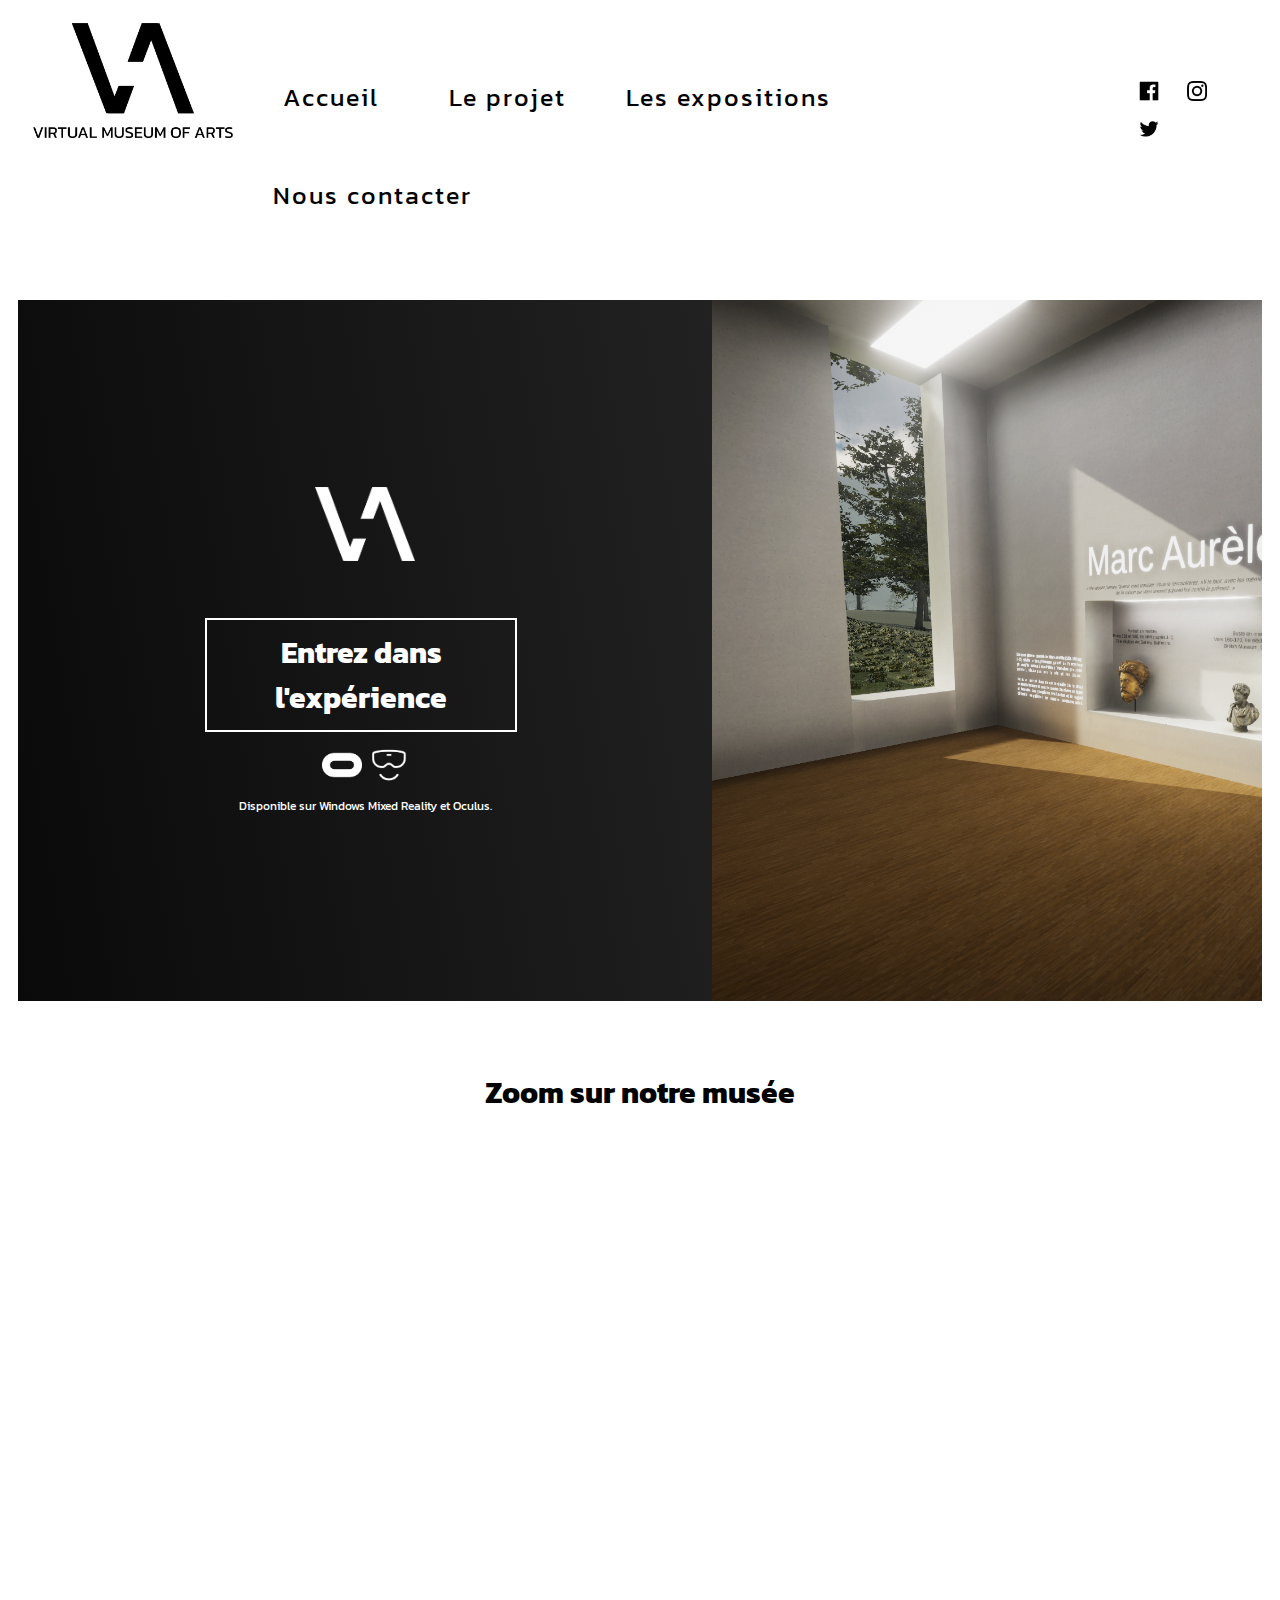
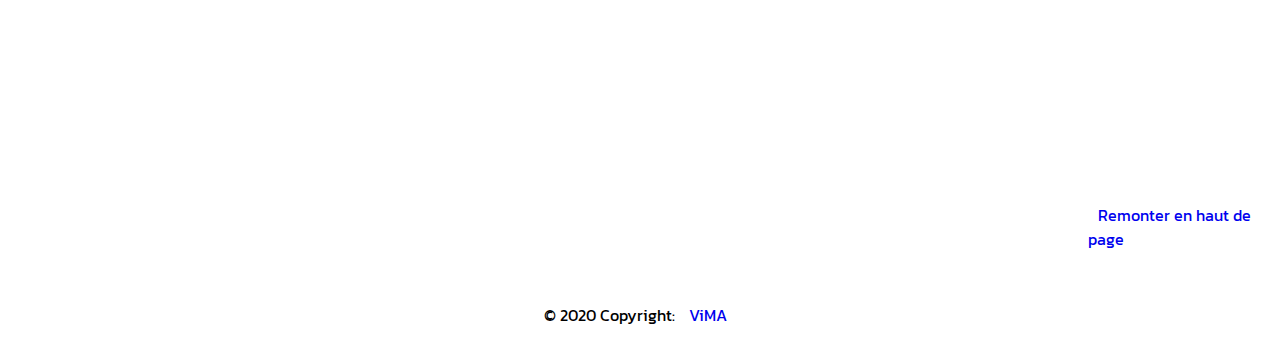
<file: index.html>
<!DOCTYPE html>
<html>

	<head>
		<meta charset="utf-8">
		<title>Virtual Museum of Art</title>
		<link rel="icon" type="image/png" href="logo.png" />
		<meta name="description" content="Musée en réalité virtuelle développé par l'équipe ViMA">
		<link rel="stylesheet" type="text/css" href="style.css">
		<meta name="viewport" content="width=device-width, initial-scale=1, maximum-scale=1"> <!--dit au navigateur comment afficher les pages en fonction de l'écran-->
		<link rel="preconnect" href="https://fonts.gstatic.com">
		<link href="https://fonts.googleapis.com/css2?family=Kanit:wght@100&display=swap" rel="stylesheet">
 		<!--lien pour les polices-->
	</head>


	<header>
		<div id="logo">
			<a href="index.html">
				<img src="vima.png" alt="logo du site" width="200" />
			</a>
		</div>
		<nav class="menu">
			<ul>
				<li><a href="index.html">Accueil</a></li>
				<li class="deroulant">Le projet</a>
					<ul class="sous">
						<li><a href="laventureVima.html">L'aventure ViMA</a></li>
						<li><a href="lequipe.html">L'équipe du projet</a></li>
					</ul>
				</li>
				<li class="deroulant">Les expositions</a>
					<ul class="sous">
						<li><a href="antique.html">Antiquité</a></li>
						<li><a href="armes.html">Armes et armures</a></li>
						<li><a href="histnat.html">Histoire naturelle</a></li>
						
					</ul>
				</li>
				<li class="deroulant">Nous contacter</a>
					<ul class="sous">
						<li><a href="formulaire.html">Donnez nous votre avis</a></li>
						<li><a href="modeles3D.html">Envoyez nous vos modèles 3D</a></li>
					</ul>
				</li>
			</ul>
		</nav>	

		<div id="reseaux">
			<a href="https://www.facebook.com/Virtual-Museum-of-Art-111912521127209" target="_blank"><img src="facebook.png" alt="logo_facebook"  width="20" /></a>
			<a href="https://www.instagram.com/vimacesr/" target="_blank"><img src="instagram.png" alt="logo_insta" width="20"></a>
			<a href="https://twitter.com/ViMACESR" target="_blank"><img src="twitter.png" alt="logo_insta" width="20"></a>
		</div>


	</header>

	<body>


		<div id="bandeau">
			<div id="contenu">
				<img src="logo.png" alt="logo du site" width="100" />
				
				<br/><br/>
				<a href="https://mega.nz/file/P4R2xTZb#pAwpMIhrRdHvclKURppf6ts3IpPjS4d_zl4xd7fxxkE">Entrez dans l'expérience</a>
				 <div id="logoVR">
				 	<img src="oculus_logo.png" alt="logo_oculus" width="40">
				<img src="wmr_logo.png" alt="logo_oculus" width="40">
				<p>Disponible sur Windows Mixed Reality et Oculus.</p>
				 </div>
				
			</div>

			<div id="photoVR">	
			</div>
			
		</div>

		<div id="parcours">
			<h2>Zoom sur notre musée</h2>	
			<iframe width="853" height="480" src="https://www.youtube.com/embed/hv9mN7uIocA" title="YouTube video player" frameborder="0" allow="accelerometer; autoplay; clipboard-write; encrypted-media; gyroscope; picture-in-picture" allowfullscreen></iframe>
			<video>

				<source src="" type="">
			</video>
		</div>



	<div id="progress"></div>

	<div id="up">	
		<a href="index.html">Remonter en haut de page</a>			
	</div>

	<footer class="bg-light text-center text-lg-start">
			<!-- Copyright -->
			<div class="text-center p-3" style="background-color: rgb(255, 255, 255);">
			  © 2020 Copyright:
			  <a class="text-dark" href="index.html">ViMA</a>
			</div>
			<!-- Copyright -->
	</footer>	

	 <script type="text/javascript" src="script.js"></script>	

</body>
</html>
</file>
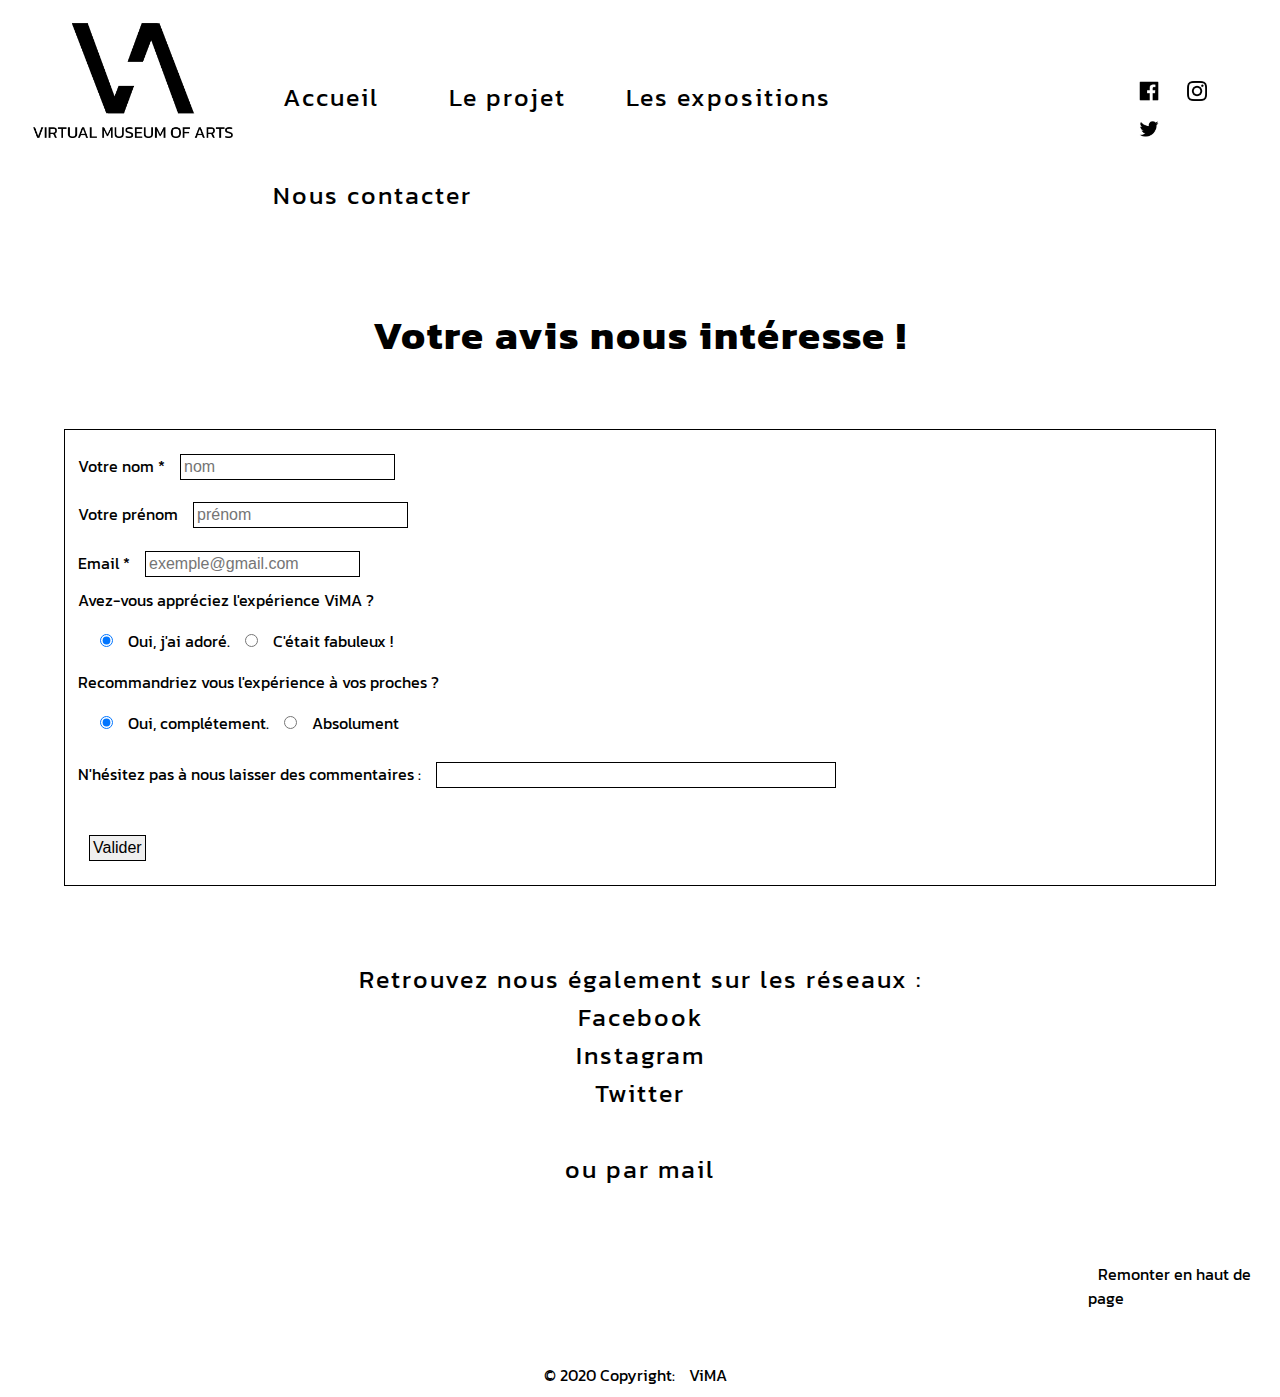
<file: formulaire.html>
<!DOCTYPE html>
<html>
<head>
		<meta charset="utf-8">
		<title>Virtual Museum of Art</title>
		<link rel="icon" type="image/png" href="logo.png" />
		<meta name="description" content="Musée en réalité virtuelle développé par l'équipe ViMA">
		<link rel="stylesheet" type="text/css" href="formulaire.css">
		<meta name="viewport" content="width=device-width, initial-scale=1, maximum-scale=1"> <!--dit au navigateur comment afficher les pages en fonction de l'écran-->
		<link rel="preconnect" href="https://fonts.gstatic.com">
		<link href="https://fonts.googleapis.com/css2?family=Kanit:wght@100&display=swap" rel="stylesheet">
 		<!--lien pour les polices-->
	</head>


	<header>
		<div id="logo">
			<a href="index.html">
				<img src="vima.png" alt="logo du site" width="200" />
			</a>
		</div>
		<nav class="menu">
			<ul>
				<li><a href="index.html">Accueil</a></li>
				<li class="deroulant">Le projet</a>
					<ul class="sous">
						<li><a href="laventureVima.html">L'aventure ViMA</a></li>
						<li><a href="lequipe.html">L'équipe du projet</a></li>
					</ul>
				</li>
				<li class="deroulant">Les expositions</a>
					<ul class="sous">
						<li><a href="antique.html">Antiquité</a></li>
						<li><a href="armes.html">Armes et armures</a></li>
						<li><a href="histnat.html">Histoire naturelle</a></li>
						
					</ul>
				</li>
				<li class="deroulant">Nous contacter</a>
					<ul class="sous">
						<li><a href="formulaire.html">Donnez nous votre avis</a></li>
						<li><a href="modeles3D.html">Envoyez nous vos modèles 3D</a></li>
					</ul>
				</li>
			</ul>
		</nav>	


		<div id="reseaux">
			<a href="https://www.facebook.com/Virtual-Museum-of-Art-111912521127209" target="_blank"><img src="facebook.png" alt="logo_facebook"  width="20" /></a>
			<a href="https://www.instagram.com/vimacesr/" target="_blank"><img src="instagram.png" alt="logo_insta" width="20"></a>
			<a href="https://twitter.com/ViMACESR" target="_blank"><img src="twitter.png" alt="logo_insta" width="20"></a>
		</div>


	</header>

<body>

<h1>Votre avis nous intéresse !</h1>

<section>
	<div class="formulaire">
		<form method="post" action="" enctype="multipartform-data"> 
			<label for="nom">Votre nom *</label>
			<input type="text" id="nom" name="nom" placeholder="nom" required><br>

			<label for="prenom">Votre prénom</label>
			<input type="text" id="prenom" name="prenom" placeholder="prénom"><br>

			<label for="email">Email *</label>
			<input type="email" id="email" name="email" placeholder="exemple@gmail.com"><br>

			<label for="connaitre">Avez-vous appréciez l'expérience ViMA ?</label>
			<p><input type="radio" name="connaitre" value="O" checked> Oui, j'ai adoré.
				<input type="radio" name="connaitre" value="N"> C'était fabuleux !
			</p>

			<label for="reco">Recommandriez vous l'expérience à vos proches ?</label>
			<p><input type="radio" name="reco" value="O" checked> Oui, complétement.
				<input type="radio" name="reco" value="N"> Absolument
			</p>

			<label for="story">N'hésitez pas à nous laisser des commentaires : </label>
				<input type="text" name="story" maxlength="200" size="40">
			</label>
<br>
<br>
			<input type="submit" value="Valider">
		</form>
	</div>

	<div id="contact">
		<p>
			Retrouvez nous également sur les réseaux :
			<br><a href="https://www.facebook.com/Virtual-Museum-of-Art-111912521127209" target="_blank">Facebook</a>
			<br><a href="https://www.instagram.com/vimacesr/" target="_blank">Instagram</a>

			<br><a href="https://twitter.com/ViMACESR" target="_blank">Twitter</a>

			<br><br> <a href="virtualmuseumarts@gmail.com">ou par mail</a>
		</p>
	</div>

</section>


	<div id="progress"></div>

	<div id="up">	
		<a href="formulaire.html">Remonter en haut de page</a>			
	</div>

	<footer class="bg-light text-center text-lg-start">
			<!-- Copyright -->
			<div class="text-center p-3" style="background-color: rgb(255, 255, 255);">
			  © 2020 Copyright:
			  <a class="text-dark" href="index.html">ViMA</a>
			</div>
			<!-- Copyright -->
	</footer>

		 <script type="text/javascript" src="script.js"></script>	

</body>
</html>
</file>
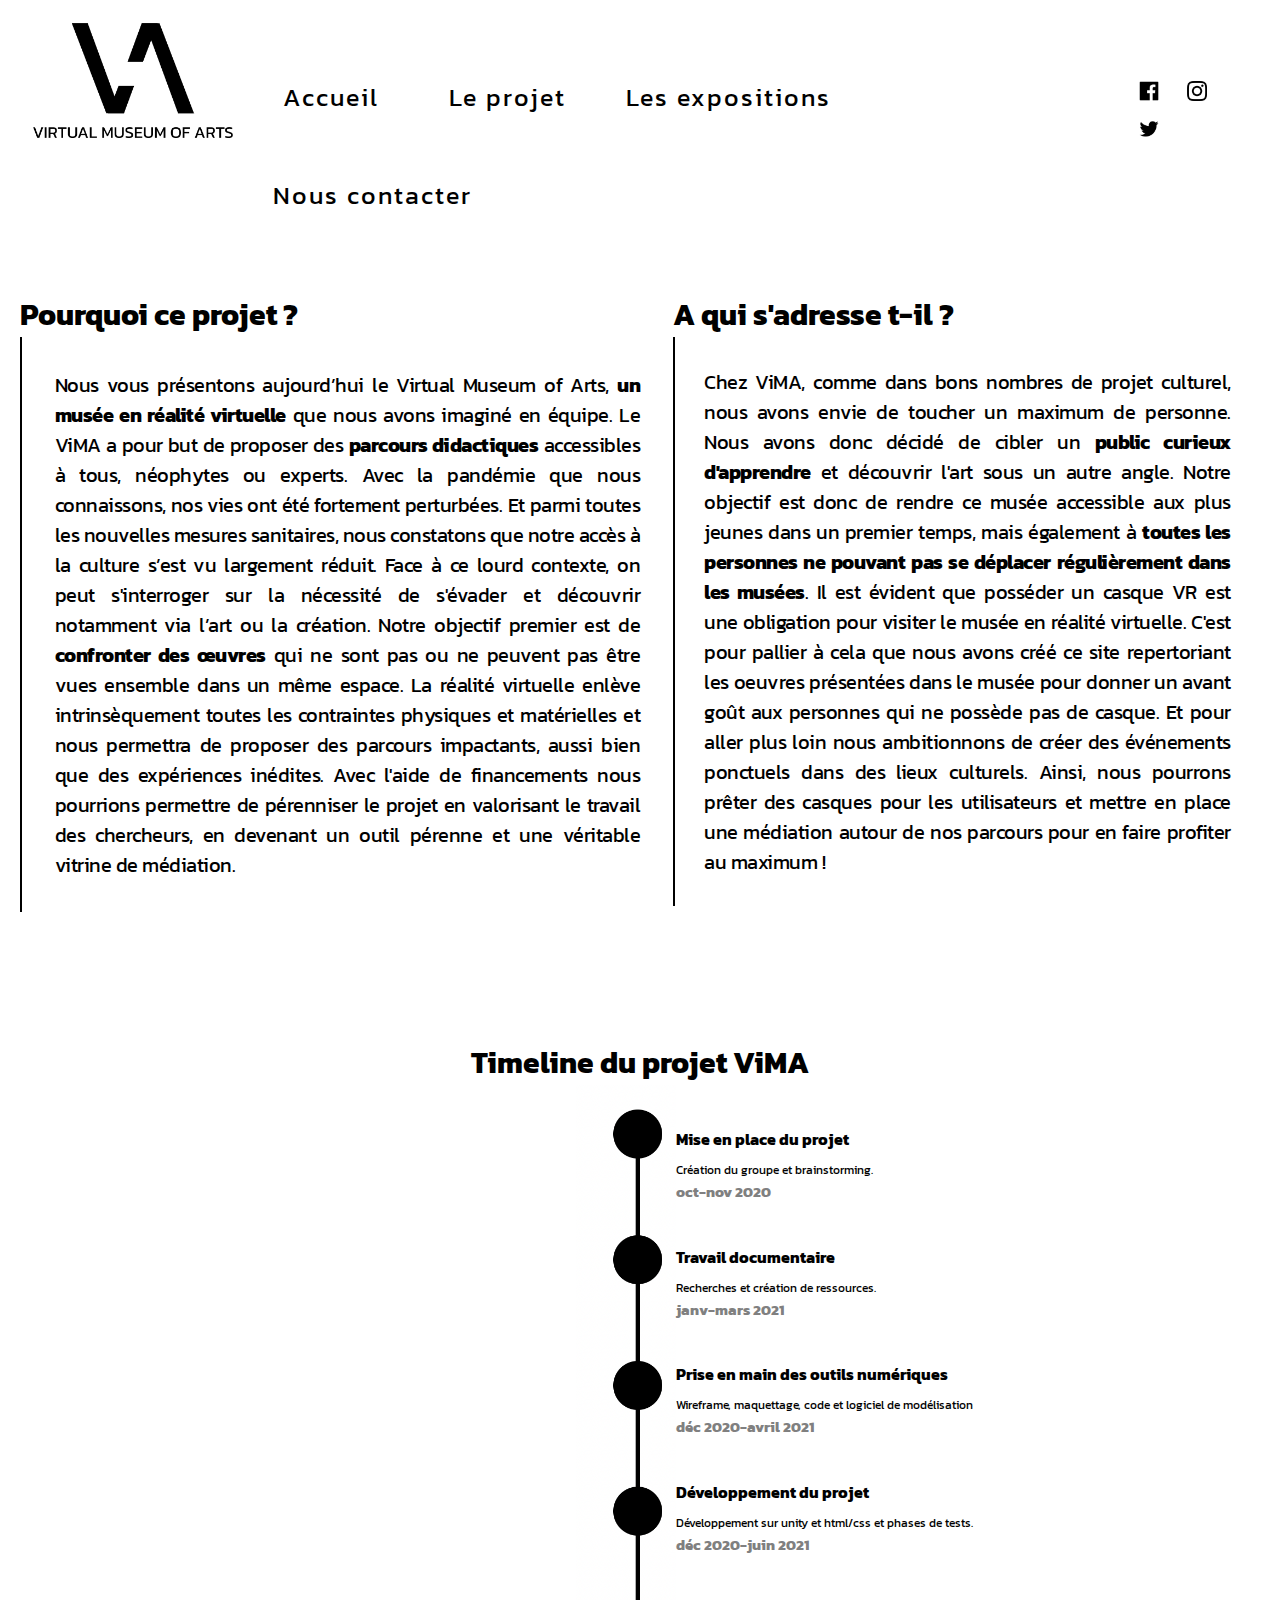
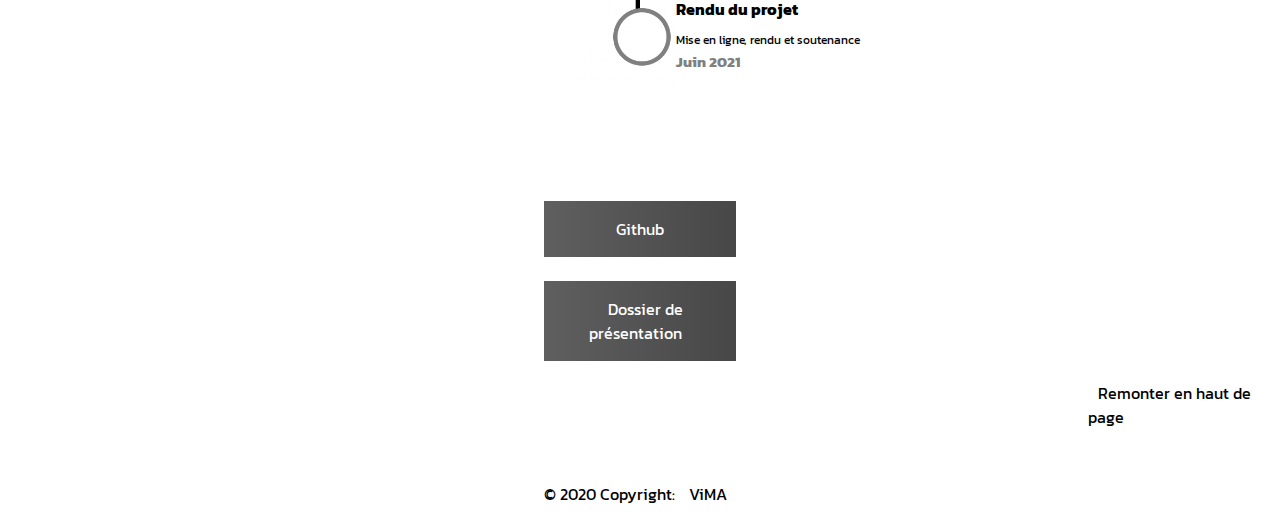
<file: laventureVima.html>
<!DOCTYPE html>
<html>

	<head>
		<meta charset="utf-8">
		<title>Virtual Museum of Art</title>
		<link rel="icon" type="image/png" href="logo.png" />
		<meta name="description" content="Musée en réalité virtuelle développé par l'équipe ViMA">
		<link rel="stylesheet" type="text/css" href="laventureVima.css">
		<meta name="viewport" content="width=device-width, initial-scale=1, maximum-scale=1"> <!--dit au navigateur comment afficher les pages en fonction de l'écran-->
		<link rel="preconnect" href="https://fonts.gstatic.com">
		<link href="https://fonts.googleapis.com/css2?family=Kanit:wght@100&display=swap" rel="stylesheet">
 		<!--lien pour les polices-->
	</head>


	<header>
		<div id="logo">
			<a href="index.html">
				<img src="vima.png" alt="logo du site" width="200" />
			</a>
		</div>
		<nav class="menu">
			<ul>
				<li><a href="index.html">Accueil</a></li>
				<li class="deroulant">Le projet</a>
					<ul class="sous">
						<li><a href="laventureVima.html">L'aventure ViMA</a></li>
						<li><a href="lequipe.html">L'équipe du projet</a></li>
					</ul>
				</li>
				<li class="deroulant">Les expositions</a>
					<ul class="sous">
						<li><a href="antique.html">Antiquité</a></li>
						<li><a href="armes.html">Armes et armures</a></li>
						<li><a href="histnat.html">Histoire naturelle</a></li>
						
					</ul>
				</li>
				<li class="deroulant">Nous contacter</a>
					<ul class="sous">
						<li><a href="formulaire.html">Donnez nous votre avis</a></li>
						<li><a href="modeles3D.html">Envoyez nous vos modèles 3D</a></li>
					</ul>
				</li>
			</ul>
		</nav>	

		<div id="reseaux">
			<a href="https://www.facebook.com/Virtual-Museum-of-Art-111912521127209" target="_blank"><img src="facebook.png" alt="logo_facebook"  width="20" /></a>
			<a href="https://www.instagram.com/vimacesr/" target="_blank"><img src="instagram.png" alt="logo_insta" width="20"></a>
			<a href="https://twitter.com/ViMACESR" target="_blank"><img src="twitter.png" alt="logo_insta" width="20"></a>
		</div>


	</header>
	<body>

		<section id="why">
			
			<div id="why-item">
				<h3>Pourquoi ce projet ?</h3>
				<p>Nous vous présentons aujourd’hui le Virtual Museum of Arts, <b>un musée en réalité virtuelle</b> que nous avons imaginé en équipe. Le ViMA a pour but de proposer des <b>parcours didactiques</b> accessibles à tous, néophytes ou experts. 
				Avec la pandémie que nous connaissons, nos vies ont été fortement perturbées. Et parmi toutes les nouvelles mesures sanitaires, nous constatons que notre accès à la culture s’est vu largement réduit. Face à ce lourd contexte, on peut s'interroger sur la nécessité de s'évader et découvrir notamment via l’art ou la création.
				Notre objectif premier est de <b>confronter des œuvres</b> qui ne sont pas ou ne peuvent pas être vues ensemble dans un même espace. La réalité virtuelle enlève intrinsèquement toutes les contraintes physiques et matérielles et nous permettra de proposer des parcours impactants, aussi bien que des expériences inédites.
				Avec l'aide de financements nous pourrions permettre de pérenniser le projet en valorisant le travail des chercheurs, en devenant un outil pérenne et une véritable vitrine de médiation.
</p>
			</div>
			<div id="why-item">
				<h3>A qui s'adresse t-il ?</h3>
				<p>Chez ViMA, comme dans bons nombres de projet culturel, nous avons envie de toucher un maximum de personne. Nous avons donc décidé de cibler un <b>public curieux d'apprendre</b> et découvrir l'art sous un autre angle. Notre objectif est donc de rendre ce musée accessible aux plus jeunes dans un premier temps, mais également à <b>toutes les personnes ne pouvant pas se déplacer régulièrement dans les musées</b>. Il est évident que posséder un casque VR est une obligation pour visiter le musée en réalité virtuelle. C'est pour pallier à cela que nous avons créé ce site repertoriant les oeuvres présentées dans le musée pour donner un avant goût aux personnes qui ne possède pas de casque.
				Et pour aller plus loin nous ambitionnons de créer des événements ponctuels dans des lieux culturels. Ainsi, nous pourrons prêter des casques pour les utilisateurs et mettre en place une médiation autour de nos parcours pour en faire profiter au maximum !
				</p>
			</div>
		</section>

		<div id="titre">
			<h1>Timeline du projet ViMA</h1>
		</div>

<section id="time">
		
			<div id="image">
				<img src="./timeline.png" alt="timeline" width="100">
			</div>

		<div id="timeline">		
				<div class="timeline-content">
					<h3>Mise en place du projet</h3>
					<p>Création du groupe et brainstorming.</p>
					<span>oct-nov 2020</span>
				</div>
			
				
				<div class="timeline-content">
					<h3>Travail documentaire</h3>
					<p>Recherches et création de ressources.</p>
					<span>janv-mars 2021</span>
				</div>
			

				
				<div class="timeline-content">
					<h3>Prise en main des outils numériques</h3>
					<p>Wireframe, maquettage, code et logiciel de modélisation</p>
					<span>déc 2020-avril 2021</span>
				</div>
			

				
				<div class="timeline-content">
					<h3>Développement du projet</h3>
					<p>Développement sur unity et html/css et phases de tests.</p>
					<span>déc 2020-juin 2021</span>
				</div>
	
				<div class="timeline-content">
					<h3>Rendu du projet</h3>
					<p>Mise en ligne, rendu et soutenance</p>
					<span>Juin 2021</span>
				</div>
			


		</div>
</section>


<div id="documentation">
	<div id="doc">
		
		<div id="link"><a href="https://github.com/BriceVSL/ViMA" target="_blank">Github</a></div>
	</div>

	<br>

	<div id="doc">
		<a href="Rapport ViMA.pdf" target="_blank">Dossier de présentation</a>
	</div>
</div>

		<div id="progress"></div>

	<div id="up">	
		<a href="index.html">Remonter en haut de page</a>			
	</div>

	<footer class="bg-light text-center text-lg-start">
			<!-- Copyright -->
			<div class="text-center p-3" style="background-color: rgb(255, 255, 255);">
			  © 2020 Copyright:
			  <a class="text-dark" href="index.html">ViMA</a>
			</div>
			<!-- Copyright -->
	</footer>

    <script type="text/javascript" src="script.js"></script>

	</body>
	</html>
</file>
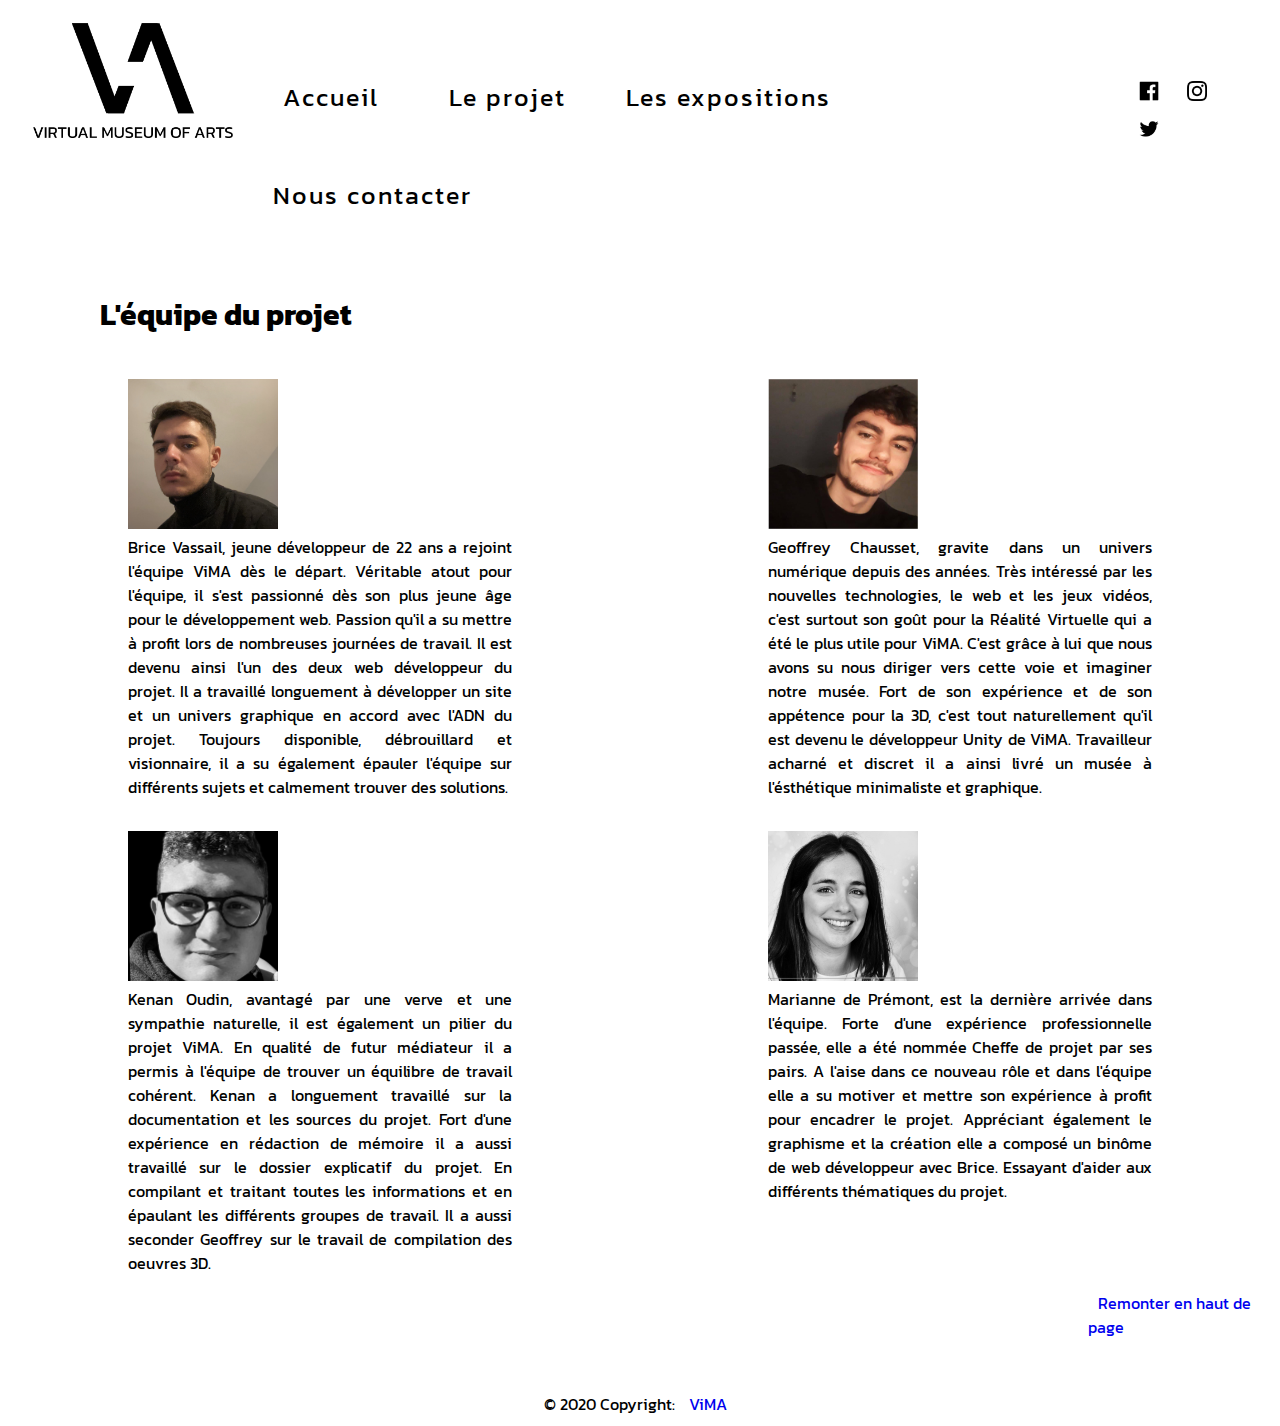
<file: lequipe.html>
<!DOCTYPE html>
<html>

	<head>
		<meta charset="utf-8">
		<title>Virtual Museum of Art</title>
		<link rel="icon" type="image/png" href="logo.png" />
		<meta name="description" content="Musée en réalité virtuelle développé par l'équipe ViMA">
		<link rel="stylesheet" type="text/css" href="lequipe.css">
		<meta name="viewport" content="width=device-width, initial-scale=1, maximum-scale=1"> <!--dit au navigateur comment afficher les pages en fonction de l'écran-->
		<link rel="preconnect" href="https://fonts.gstatic.com">
		<link href="https://fonts.googleapis.com/css2?family=Kanit:wght@100&display=swap" rel="stylesheet">
 		<!--lien pour les polices-->
	</head>


	<header>
		<div id="logo">
			<a href="index.html">
				<img src="vima.png" alt="logo du site" width="200" />
			</a>
		</div>
		<nav class="menu">
			<ul>
				<li><a href="index.html">Accueil</a></li>
				<li class="deroulant">Le projet</a>
					<ul class="sous">
						<li><a href="laventureVima.html">L'aventure ViMA</a></li>
						<li><a href="lequipe.html">L'équipe du projet</a></li>
					</ul>
				</li>
				<li class="deroulant">Les expositions</a>
					<ul class="sous">
						<li><a href="antique.html">Antiquité</a></li>
						<li><a href="armes.html">Armes et armures</a></li>
						<li><a href="histnat.html">Histoire naturelle</a></li>
						
					</ul>
				</li>
				<li class="deroulant">Nous contacter</a>
					<ul class="sous">
						<li><a href="formulaire.html">Donnez nous votre avis</a></li>
						<li><a href="modeles3D.html">Envoyez nous vos modèles 3D</a></li>
					</ul>
				</li>
			</ul>
		</nav>	

		<div id="reseaux">
			<a href="https://www.facebook.com/Virtual-Museum-of-Art-111912521127209" target="_blank"><img src="facebook.png" alt="logo_facebook"  width="20" /></a>
			<a href="https://www.instagram.com/vimacesr/" target="_blank"><img src="instagram.png" alt="logo_insta" width="20"></a>
			<a href="https://twitter.com/ViMACESR" target="_blank"><img src="twitter.png" alt="logo_insta" width="20"></a>
		</div>


	</header>

	<body>

<h3>L'équipe du projet</h3>

<section id="bio">
	<div class="equipe">
		<img src="bio/brice.jpg" alt="Brice Vassail" width="150" height="150" />
		<p>Brice Vassail, jeune développeur de 22 ans a rejoint l'équipe ViMA dès le départ. Véritable atout pour l'équipe, il s'est passionné dès son plus jeune âge pour le développement web. Passion qu'il a su mettre à profit lors de nombreuses journées de travail. Il est devenu ainsi l'un des deux web développeur du projet. Il a travaillé longuement à développer un site et un univers graphique en accord avec l'ADN du projet. Toujours disponible, débrouillard et visionnaire, il a su également épauler l'équipe sur différents sujets et calmement trouver des solutions.</p>
	</div>

	<div class="equipe">
		<img src="bio/Geoffrey.png" alt="Geoffrey Chausset" width="150" height="150"/>
		<p>Geoffrey Chausset, gravite dans un univers numérique depuis des années. Très intéressé par les nouvelles technologies, le web et les jeux vidéos, c'est surtout son goût pour la Réalité Virtuelle qui a été le plus utile pour ViMA. C'est grâce à lui que nous avons su nous diriger vers cette voie et imaginer notre musée. Fort de son expérience et de son appétence pour la 3D, c'est tout naturellement qu'il est devenu le développeur Unity de ViMA. Travailleur acharné et discret il a ainsi livré un musée à l'ésthétique minimaliste et graphique.</p>
	</div>
</section>


<section id="bio">
	<div class="equipe">
		<img src="bio/kenan.jpeg" alt="Kenan Oudin" width="150" height="150"/>
		<p>Kenan Oudin, avantagé par une verve et une sympathie naturelle, il est également un pilier du projet ViMA. En qualité de futur médiateur il a permis à l'équipe de trouver un équilibre de travail cohérent. Kenan a longuement travaillé sur la documentation et les sources du projet. Fort d'une expérience en rédaction de mémoire il a aussi travaillé sur le dossier explicatif du projet. En compilant et traitant toutes les informations et en épaulant les différents groupes de travail. Il a aussi seconder Geoffrey sur le travail de compilation des oeuvres 3D.</p>
	</div>

	<div class="equipe">
		<img src="bio/marianne.jpeg" alt="Marianne de Prémont" width="150" height="150"/>
		<p>Marianne de Prémont, est la dernière arrivée dans l'équipe. Forte d'une expérience professionnelle passée, elle a été nommée Cheffe de projet par ses pairs. A l'aise dans ce nouveau rôle et dans l'équipe elle a su motiver et mettre son expérience à profit pour encadrer le projet.
		Appréciant également le graphisme et la création elle a composé un binôme de web développeur avec Brice. Essayant d'aider aux différents thématiques du projet.</p>
	</div>
</section>


	<div id="progress"></div>

	<div id="up">	
		<a href="index.html">Remonter en haut de page</a>			
	</div>

	<footer class="bg-light text-center text-lg-start">
			<!-- Copyright -->
			<div class="text-center p-3" style="background-color: rgb(255, 255, 255);">
			  © 2020 Copyright:
			  <a class="text-dark" href="index.html">ViMA</a>
			</div>
			<!-- Copyright -->
	</footer>	

	 <script type="text/javascript" src="script.js"></script>	

</body>
</html>
</file>
<file: style.css>
html{
	font-family: 'Kanit', sans-serif;
	font-size: 16px;
	}

*{
	margin: 0;
	padding: 0;
	border:0;
	font-size: 100%;
	}

h1{
	color: white;
	font-size: 70px;
	letter-spacing: 2px;
	text-shadow: black 0.1em 0.1em 0.2em;
	}

a{
	text-decoration: none;
	padding: 10px;
	}


a:hover{
	color: rgba(70,70,70,0.5);
	}

a:visited{
	color: black;
}



/*  dispo générale du header */
	header	{
		display:flex;
 		padding: 1%;
 		margin-top: 1%;
 		font-size: 25px;
		letter-spacing: 2px;
		position: sticky; /*  coller la barre de nav en scrollant */
		top: 0px;
		background-color: rgba(255,255,255);
		margin: 10px;
		}

	header a { /*  couleur des liens dans le menu */
		color: black;
		}


/*  le menu */

	.menu {
		margin-top: 25px;
		}

	.menu li{
		margin: 30px;
		float: left;  /*mettre les élements en ligne*/
		text-align: center;
	}

	.menu a:hover{  /*ligne noire en dessous des onglets du menu quand on passe dessus*/
		border-bottom: 1px solid black;
		}

	.menu ul { /*suppression des puces automatique de la liste*/
		list-style-type: none;  
		}

		header nav ul::after{
			content: "";
			display: table;
			clear: both;
		}

	/*sous menu*/
		.sous{
			display: none;  /*la on fait disparaitre les sous menus*/
			position: absolute; /*on fixe les sous menus*/
			width: 100%;
			background-color: white;
			}
		
		.menu ul li:hover .sous{  /*les sous menu apparaissent quand on passe la souris dessus*/
			font-size: 15px;
			display: block;
			line-height: 8px;
		}

		.sous li{
			float: none;
			width: 100%;
			text-align: left;

			}

	
	/* les onglets réseaux */
	#reseaux{
		
		padding-left: 5%;
		margin-top: 50px;
	}


#bandeau{
	margin-top: 2%;
	margin-bottom: 0%;
	display:flex;
	padding: 18px;
	}





@-webkit-keyframes AnimationName {
    0%{background-position:0% 7%}
    50%{background-position:100% 94%}
    100%{background-position:0% 7%}
}
@-moz-keyframes AnimationName {
    0%{background-position:0% 7%}
    50%{background-position:100% 94%}
    100%{background-position:0% 7%}
}
@keyframes AnimationName {
    0%{background-position:0% 7%}
    50%{background-position:100% 94%}
    100%{background-position:0% 7%}
}


	#contenu{
		text-align: center;
		font-size: 30px;
		padding: 15%;
		background: linear-gradient(81deg, #000000, #5f5f5f);
    background-size: 400% 400%;

    -webkit-animation: AnimationName 9s ease infinite;
    -moz-animation: AnimationName 9s ease infinite;
    animation: AnimationName 9s ease infinite;
		}

		#contenu a{
			display: flex;
			color: white;
			border: 2px solid white;
			width: 90%;
			font-weight: bold;
		}

		/*shine effect au passage de la souris*/
		#contenu a:hover{     
			
			color: white;
			-webkit-mask-image: linear-gradient(-75deg, rgba(0,0,0,.6) 30%, #000 50%, rgba(0,0,0,.6) 70%);
  			-webkit-mask-size: 200%;
  			animation: shine 2s infinite;
		}

		@-webkit-keyframes shine {
 		 from {
    		-webkit-mask-position: 150%;
  				}
  
  		to {
    		-webkit-mask-position: -50%;
  			}
			}

		#logoVR{
			padding-top: 4%;
		}

		#logoVR p{
			color: white;
			font-size: 12px;
		}

		#photoVR{
			background: url('./museeVima.png');
			background-repeat: no-repeat;
			background-size: cover;	
			width: 50%;
		}


/*  les parcours */

	#parcours{
		padding: 4%;
	}


	#parcours h2{
		text-align: center;
		font-size: 30px;
		}

footer{
	text-align: center;
	padding-bottom: 0%;
	margin-top: 40px;
	}

/*responsivité*/
	@media screen and (max-width: 414px)
	{
	#apropos{
		flex-direction: column;
		}
	#services{
		flex-direction: column;
		}

	nav a{
		display: block;
		padding: 10px;
		}
	header{
		flex-direction: row;
		}
	}

#up  {
	padding-left: 85%;
	padding-bottom: 1%;
	}

#progress{
	background-color: black;
	height: 4px;
	width: 0;
	position: fixed;
	top: 0;
	left: 0;
	z-index: 9999; 
}

iframe {
	display: block;
    margin-left: auto;
    margin-right: auto
}
</file>
<file: formulaire.css>
html{
	font-family: 'Kanit', sans-serif;
	font-size: 16px;
	}

*{
	margin: 0;
	padding: 0;
	border:0;
	font-size: 100%;
	}

h1{
	font-size: 40px;
	letter-spacing: 2px;
	text-align: center;
	padding-top:3%;
	}

a{
	text-decoration: none;
	padding: 10px;
	color: black;
	}


a:hover{
	color: rgba(70,70,70,0.5);
	}

a:visited{
	color: black;
}


/*  dispo générale du header */
	header	{
		display:flex;
 		padding: 1%;
 		margin-top: 1%;
 		font-size: 25px;
		letter-spacing: 2px;
		position: sticky; /*  coller la barre de nav en scrollant */
		top: 0px;
		background-color: rgba(255,255,255);
		margin: 10px;
		}

	header a { /*  couleur des liens dans le menu */
		color: black;
		}


/*  le menu */

	.menu {
		margin-top: 25px;
		}

	.menu li{
		margin: 30px;
		float: left;  /*mettre les élements en ligne*/
		text-align: center;
	}

	.menu a:hover{  /*ligne noire en dessous des onglets du menu quand on passe dessus*/
		border-bottom: 1px solid black;
		}

	.menu ul { /*suppression des puces automatique de la liste*/
		list-style-type: none;  
		}

	/* à quoi ça sert ça ???*/
		header nav ul::after{
			content: "";
			display: table;
			clear: both;
		}

	/*sous menu*/
		.sous{
			display: none;  /*la on fait disparaitre les sous menus*/
			position: absolute; /*on fixe les sous menus*/
			width: 100%;
			background-color: white;
			}
		
		.menu ul li:hover .sous{  /*les sous menu apparaissent quand on passe la souris dessus*/
			font-size: 15px;
			display: block;
			line-height: 8px;
		}

		.sous li{
			float: none;
			width: 100%;
			text-align: left;

			}

	
	/* les onglets réseaux */
	#reseaux{
		
		padding-left: 5%;
		margin-top: 50px;
	}




form {
	margin: 5%;
	padding: 1%;
	border:1px solid black;

}

input {
	margin: 1%;
	border:1px solid black;
	padding:3px;

}

select{
	margin: 1%;
}

p{
	margin: 1%;
}


.formulaire{
	display: block;
}

.formulaire p{
	display: block;
}


footer{
	text-align: center;
	padding-bottom: 0%;
	margin-top: 40px;
	}


#contact p{
	
	margin: 5%;
	text-align: center;
	font-size: 25px;
 	letter-spacing: 2px;
	padding: 10px;
}



#up  {
	padding-left: 85%;
	padding-bottom: 1%;
	}

#progress{
	background-color: #21517A;
	height: 4px;
	width: 0;
	position: fixed;
	top: 0;
	left: 0;
	z-index: 9999; 
}
</file>
<file: laventureVima.css>
html{
	font-family: 'Kanit', sans-serif;
	font-size: 16px;
	}

*{
	margin: 0;
	padding: 0;
	border:0;
	font-size: 100%;
	}


a{
	text-decoration: none;
	padding: 10px;
	color: black;
	}


a:hover{
	color: rgba(70,70,70,0.5);
	}

a:visited{
	color: black;
}



/*  dispo générale du header */
	header	{
		display:flex;
 		padding: 1%;
 		margin-top: 1%;
 		font-size: 25px;
		letter-spacing: 2px;
		position: sticky; /*  coller la barre de nav en scrollant */
		top: 0px;
		background-color: rgba(255,255,255);
		margin: 10px;
		}

	header a { /*  couleur des liens dans le menu */
		color: black;
		}


/*  le menu */

	.menu {
		margin-top: 25px;
		}

	.menu li{
		margin: 30px;
		float: left;  /*mettre les élements en ligne*/
		text-align: center;
	}

	.menu a:hover{  /*ligne noire en dessous des onglets du menu quand on passe dessus*/
		border-bottom: 1px solid black;
		}

	.menu ul { /*suppression des puces automatique de la liste*/
		list-style-type: none;  
		}

		header nav ul::after{
			content: "";
			display: table;
			clear: both;
		}

	/*sous menu*/
		.sous{
			display: none;  /*la on fait disparaitre les sous menus*/
			position: absolute; /*on fixe les sous menus*/
			width: 100%;
			background-color: white;
			}
		
		.menu ul li:hover .sous{  /*les sous menu apparaissent quand on passe la souris dessus*/
			font-size: 15px;
			display: block;
			line-height: 8px;
		}

		.sous li{
			float: none;
			width: 100%;
			text-align: left;

			}

	
	/* les onglets réseaux */
	#reseaux{
		
		padding-left: 5%;
		margin-top: 50px;
	}


/* la timeline */

	#timeline{
		margin-right: 2%;
		padding-bottom: 10%;
		display: block;	
		align-items: center;
		
	}

	#image{
		padding-left: 45%;
	}

	#image img {
		flex: 1; 
		padding-right: 0%;
	}

	#time{
		display: flex;
	}


	

	.timeline-content h3{
		color: black;
		border-radius: 5px;
		margin-bottom: 10px;
		margin-top: 14%;
	}

	.timeline-content span {
		
		color: gray;
		font-size: 15px;
		font-weight: bold;

	}

	.timeline-content p {
		
		width: 200%;
		font-size: 12px;

	}

#titre h1{
	font-size: 30px;
	text-align: center;
	padding-top: 2%;
}


#why{
	display: flex;
	color: black;
	padding: 20px;
	text-align: justify;
	background-color: rgba(255,255,255,0.5) ;
	padding-top: 2%;
	border-bottom: 1px solid black;
	border-bottom: 700px;
	margin: auto;
	padding-bottom: 8%;
	}

	#why h3 {
	font-size: 30px;
	}

	#why-item p{
	text-align: justify;
	padding: 5%;
	letter-spacing: -0.5px;
	font-size: 20px;
	border-left: 2px solid black;
	}


#progress{
	background-color: black;
	height: 4px;
	width: 0;
	position: fixed;
	top: 0;
	left: 0;
	z-index: 9999; 
}

#up  {
	padding-left: 85%;
	padding-bottom: 1%;
	}

footer{
	text-align: center;
	padding-bottom: 0%;
	margin-top: 40px;
	}
	/*bouton github et pdf*/

	#documentation {
		display: flow-root;
		padding-bottom : 20px ;
		width : 15%;
		margin-left: auto;
    	margin-right: auto;

	}

	#link {
		text-align: center;
		
	}

	#doc {
		flex: 1; 
		padding: 1em;
		text-align: center;
		background: linear-gradient(270deg, #000000, #5f5f5f);
		background-size: 400% 400%;
	
		-webkit-animation: AnimationName 30s ease infinite;
		-moz-animation: AnimationName 30s ease infinite;
		animation: AnimationName 30s ease infinite;
	}
	
	@-webkit-keyframes AnimationName {
		0%{background-position:0% 50%}
		50%{background-position:100% 50%}
		100%{background-position:0% 50%}
	}
	@-moz-keyframes AnimationName {
		0%{background-position:0% 50%}
		50%{background-position:100% 50%}
		100%{background-position:0% 50%}
	}
	@keyframes AnimationName {
		0%{background-position:0% 50%}
		50%{background-position:100% 50%}
		100%{background-position:0% 50%}
	}

	#doc a{
		color: white;
	}

	#doc a:hover{     
			
		color: white;
		-webkit-mask-image: linear-gradient(-75deg, rgba(0,0,0,.6) 30%, #000 50%, rgba(0,0,0,.6) 70%);
		  -webkit-mask-size: 200%;
		  animation: shine 2s infinite;
	}

	@-webkit-keyframes shine {
	  from {
		-webkit-mask-position: 150%;
			  }

	  to {
		-webkit-mask-position: -50%;
		  }
		}
</file>
<file: lequipe.css>
html{
	font-family: 'Kanit', sans-serif;
	font-size: 16px;
	}

*{
	margin: 0;
	padding: 0;
	border:0;
	font-size: 100%;
	}



a{
	text-decoration: none;
	padding: 10px;
	}


a:hover{
	color: rgba(70,70,70,0.5);
	}

a:visited{
	color: black;
}

h3{
	padding: 2%;
	font-size: 30px;
	padding-left: 100px;
}



/*  dispo générale du header */
	header	{
		display:flex;
 		padding: 1%;
 		margin-top: 1%;
 		font-size: 25px;
		letter-spacing: 2px;
		position: sticky; /*  coller la barre de nav en scrollant */
		top: 0px;
		background-color: rgba(255,255,255);
		margin: 10px;
		}

	header a { /*  couleur des liens dans le menu */
		color: black;
		}


/*  le menu */

	.menu {
		margin-top: 25px;
		}

	.menu li{
		margin: 30px;
		float: left;  /*mettre les élements en ligne*/
		text-align: center;
	}

	.menu a:hover{  /*ligne noire en dessous des onglets du menu quand on passe dessus*/
		border-bottom: 1px solid black;
		}

	.menu ul { /*suppression des puces automatique de la liste*/
		list-style-type: none;  
		}

		header nav ul::after{
			content: "";
			display: table;
			clear: both;
		}

	/*sous menu*/
		.sous{
			display: none;  /*la on fait disparaitre les sous menus*/
			position: absolute; /*on fixe les sous menus*/
			width: 100%;
			background-color: white;
			}
		
		.menu ul li:hover .sous{  /*les sous menu apparaissent quand on passe la souris dessus*/
			font-size: 15px;
			display: block;
			line-height: 8px;
		}

		.sous li{
			float: none;
			width: 100%;
			text-align: left;

			}

	
	/* les onglets réseaux */
	#reseaux{
		
		padding-left: 5%;
		margin-top: 50px;
	}



#bio{
	display: flex;	
}


.equipe{
	flex: 1; 
	padding: 1em;
	padding-left: 10%;
	padding-right: 10%;
}

.equipe p {
	text-align: justify;

}


footer{
	text-align: center;
	padding-bottom: 0%;
	margin-top: 40px;
	}

/*responsivité*/
	@media screen and (max-width: 414px)
	{
	#apropos{
		flex-direction: column;
		}
	#services{
		flex-direction: column;
		}

	nav a{
		display: block;
		padding: 10px;
		}
	header{
		flex-direction: row;
		}
	}

#up  {
	padding-left: 85%;
	padding-bottom: 1%;
	}

#progress{
	background-color: black;
	height: 4px;
	width: 0;
	position: fixed;
	top: 0;
	left: 0;
	z-index: 9999; 
}
</file>
